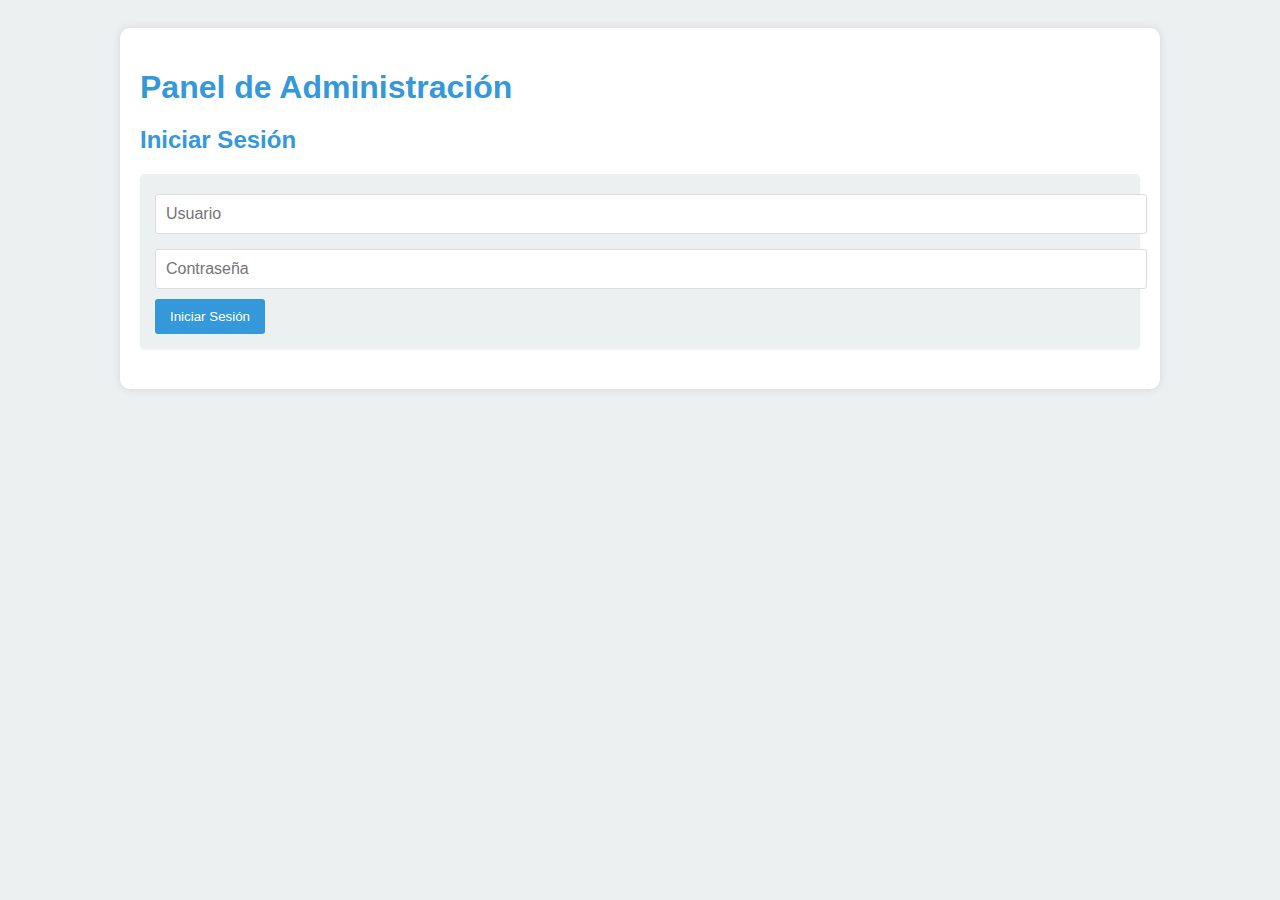
<file: public/admin.html>
<!DOCTYPE html>
<html lang="es">
<head>
  <meta charset="UTF-8">
  <meta name="viewport" content="width=device-width, initial-scale=1.0">
  <meta http-equiv="refresh" content="300">
  <title>Panel de Administración</title>

  <!-- Meta etiquetas para redes sociales -->
  <meta property="og:title" content="Panel de Administración - Rifa Visa">
  <meta property="og:description" content="Gestiona números, pagos y ganadores de la rifa de asesoría de visa.">
  <meta property="og:image" content="https://tusitio.com/admin-preview.jpg">
  <meta property="og:url" content="https://rifa-app-t8qo.onrender.com/admin.html">
  <meta property="og:type" content="website">

  <link rel="stylesheet" href="css/admin.css">
</head>
<body>
  <main class="container" role="main">
    <header>
      <h1>Panel de Administración</h1>
    </header>

    <section id="login-form" aria-label="Formulario de acceso">
      <h2>Iniciar Sesión</h2>
      <form id="login">
        <input type="text" id="username" placeholder="Usuario" required>
        <input type="password" id="password" placeholder="Contraseña" required>
        <button type="submit">Iniciar Sesión</button>
      </form>
    </section>

    <section id="admin-panel" aria-label="Panel administrativo" hidden>
      <h2>Gestión de Números</h2>
      <div id="numbers-list" aria-label="Listado de números"></div>

      <h2>Configurar Sorteo</h2>
      <form id="configure-sorteo-form" aria-label="Formulario de configuración de sorteo">
        <h3>Fecha del Sorteo</h3>
        <input type="date" id="sorteo-date" required>
        <button type="submit">Configurar Fecha</button>
        <p><strong>Fecha actual:</strong> <span id="current-date">Cargando...</span></p>
      </form>

      <h2>Validar Pagos</h2>
      <section id="pending-payments" aria-label="Validación múltiple">
        <h3>Números Pendientes de Validación</h3>
        <div id="pending-numbers-list"></div>
        <button id="validate-selected">Validar Seleccionados</button>
      </section>

      <h2>Validación Individual</h2>
      <form id="validate-form" aria-label="Formulario de validación individual">
        <input type="text" id="validate-number" placeholder="Número a validar" required>
        <input type="text" id="validate-name" placeholder="Nombre completo" required>
        <input type="text" id="validate-phone" placeholder="Teléfono" required>
        <input type="text" id="validate-id" placeholder="Cédula" required>
        <input type="text" id="validate-address" placeholder="Dirección">
        <button type="submit">Validar Pago</button>
      </form>

      <h2>Declarar Ganador</h2>
      <form id="winner-form" aria-label="Formulario de declaración de ganador">
        <input type="text" id="winner-number" placeholder="Número ganador" required>
        <input type="text" id="winner-name" placeholder="Nombre completo del ganador" required>
        <input type="date" id="winner-date" required>
        <button type="submit">Declarar Ganador</button>
      </form>

      <div id="winner-info" aria-label="Información del ganador"></div>

      <h2>Resetear Rifa</h2>
      <button id="reset-raffle">Resetear para Nuevo Sorteo</button>

      <h2>Ver Datos Recopilados</h2>
      <button id="view-data-button">Mostrar Información</button>
      <div id="view-data-output"></div>
    </section>
  </main>

  <script src="js/admin.js"></script>
</body>
</html>
</file>
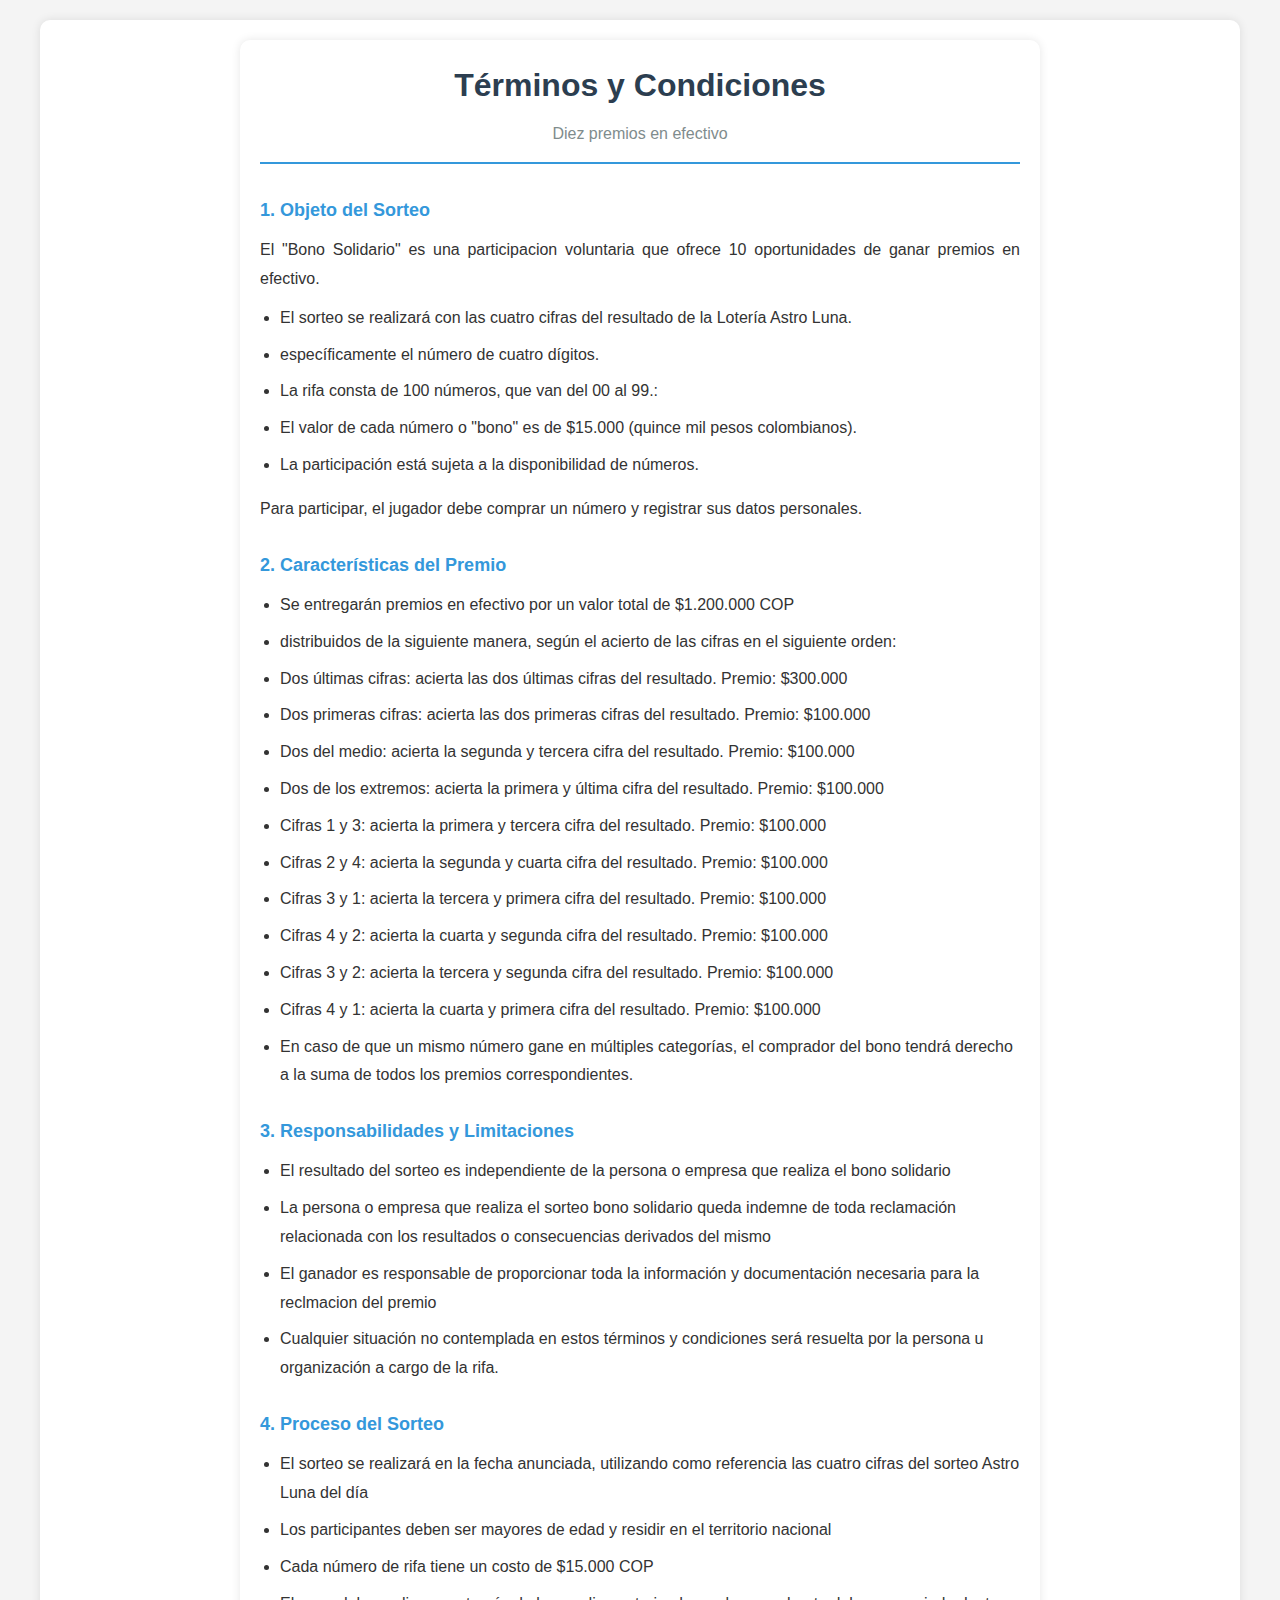
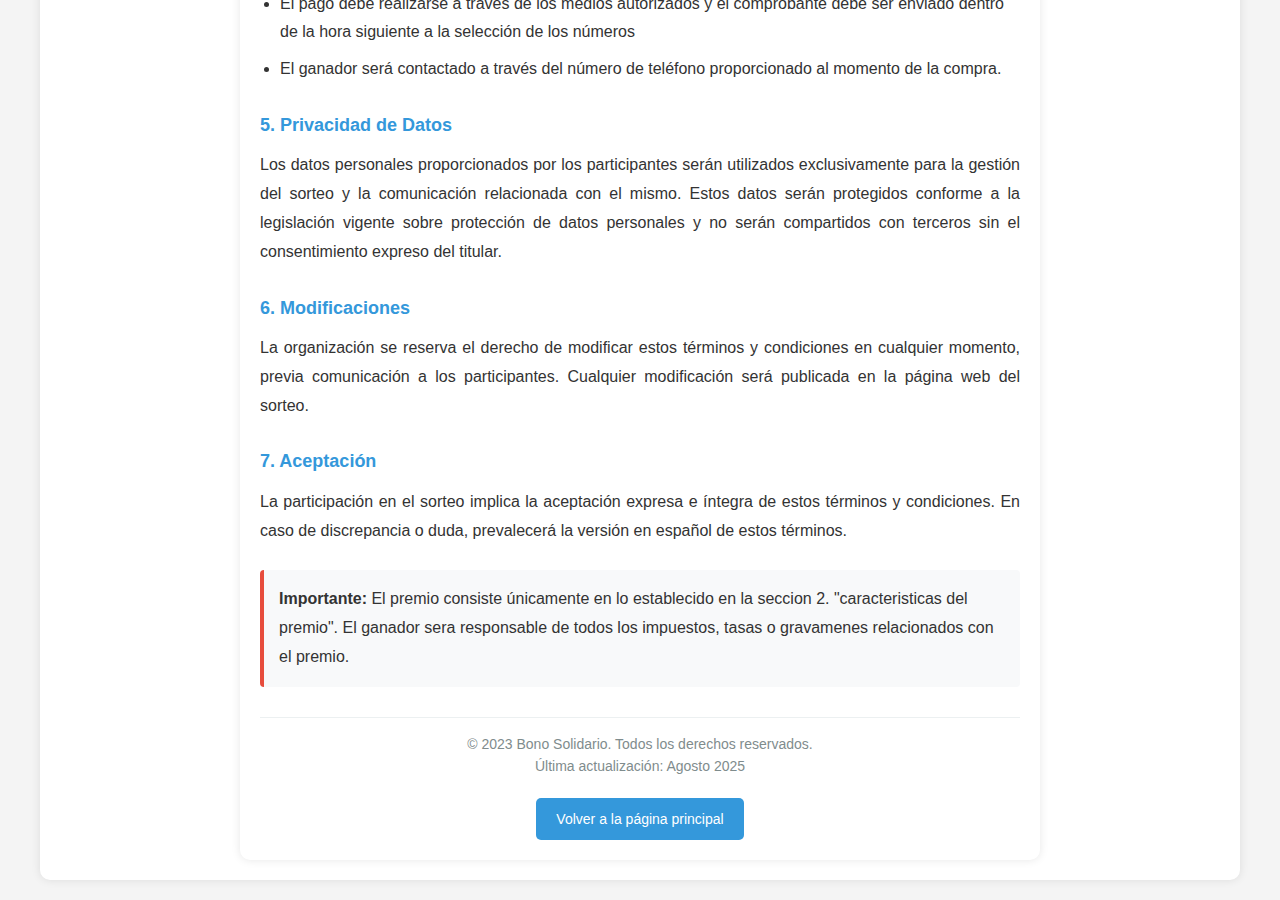
<file: public/terminos.html>
<!DOCTYPE html>
<html lang="es">
<head>
  <meta charset="UTF-8">
  <meta name="viewport" content="width=device-width, initial-scale=1.0">
  <title>Términos y Condiciones - Bono Solidario</title>

  <!-- Meta etiquetas para compartir -->
  <meta property="og:title" content="Términos y Condiciones - Bono Solidario">
  <meta property="og:description" content="Consulta las condiciones legales de participación en el bono solidario.">
  <meta property="og:image" content="https://tusitio.com/terminos-preview.jpg">
  <meta property="og:url" content="https://bono-app.onrender.com//terminos.html">
  <meta property="og:type" content="article">

  <link rel="stylesheet" href="css/style.css">
  <style>
    .terminos-container {
      max-width: 800px;
      margin: 0 auto;
      padding: 20px;
      background: white;
      border-radius: 10px;
      box-shadow: 0 0 10px rgba(0,0,0,0.1);
    }
    .terminos-header {
      text-align: center;
      margin-bottom: 30px;
      padding-bottom: 15px;
      border-bottom: 2px solid #3498db;
    }
    .terminos-title {
      color: #2c3e50;
      margin-bottom: 10px;
    }
    .terminos-subtitle {
      color: #7f8c8d;
      font-size: 16px;
    }
    .terminos-content {
      line-height: 1.8;
    }
    .terminos-section {
      margin-bottom: 25px;
    }
    .terminos-section h3 {
      color: #3498db;
      margin-bottom: 10px;
      font-size: 18px;
    }
    .terminos-section p {
      margin-bottom: 10px;
      text-align: justify;
    }
    .terminos-section ul {
      margin-left: 20px;
      margin-bottom: 15px;
    }
    .terminos-section li {
      margin-bottom: 8px;
    }
    .highlight {
      background-color: #f8f9fa;
      padding: 15px;
      border-left: 4px solid #e74c3c;
      margin: 20px 0;
      border-radius: 4px;
    }
    .terminos-footer {
      text-align: center;
      margin-top: 30px;
      padding-top: 15px;
      border-top: 1px solid #ecf0f1;
      color: #7f8c8d;
      font-size: 14px;
    }
    .back-button {
      display: inline-block;
      background: #3498db;
      color: white;
      padding: 10px 20px;
      border-radius: 5px;
      text-decoration: none;
      margin-top: 20px;
      transition: background-color 0.3s;
    }
    .back-button:hover {
      background: #2980b9;
    }
  </style>
</head>
<body>
  <main class="container" role="main">
    <section class="terminos-container" aria-label="Términos legales">
      <header class="terminos-header">
        <h1 class="terminos-title">Términos y Condiciones</h1>
        <p class="terminos-subtitle">Diez premios en efectivo</p>
      </header>

      <div class="terminos-content">
        <section class="terminos-section">
          <h3>1. Objeto del Sorteo</h3>
          <p>El "Bono Solidario" es una participacion voluntaria que ofrece 10 oportunidades de ganar premios en efectivo.</p>
          <ul>
            <li>El sorteo se realizará con las cuatro cifras del resultado de la Lotería Astro Luna.</li>
            <li>específicamente el número de cuatro dígitos.</li>
            <li>La rifa consta de 100 números, que van del 00 al 99.:</li>
            <li>El valor de cada número o "bono" es de $15.000 (quince mil pesos colombianos).</li>
            <li>La participación está sujeta a la disponibilidad de números.</li>
          </ul>
          <p>Para participar, el jugador debe comprar un número y registrar sus datos personales.</p>
        </section>

        <section class="terminos-section">
          <h3>2. Características del Premio</h3>
          <ul>
            <li>Se entregarán premios en efectivo por un valor total de $1.200.000 COP</li>
            <li>distribuidos de la siguiente manera, según el acierto de las cifras en el siguiente orden:</li>
            <li>Dos últimas cifras: acierta las dos últimas cifras del resultado. Premio: $300.000</li>
            <li>Dos primeras cifras: acierta las dos primeras cifras del resultado. Premio: $100.000</li>
            <li>Dos del medio: acierta la segunda y tercera cifra del resultado. Premio: $100.000</li>
            <li>Dos de los extremos: acierta la primera y última cifra del resultado. Premio: $100.000</li>
            <li>Cifras 1 y 3: acierta la primera y tercera cifra del resultado. Premio: $100.000</li>
            <li>Cifras 2 y 4: acierta la segunda y cuarta cifra del resultado. Premio: $100.000</li>
            <li>Cifras 3 y 1: acierta la tercera y primera cifra del resultado. Premio: $100.000</li>
            <li>Cifras 4 y 2: acierta la cuarta y segunda cifra del resultado. Premio: $100.000</li>
            <li>Cifras 3 y 2: acierta la tercera y segunda cifra del resultado. Premio: $100.000</li>
            <li>Cifras 4 y 1: acierta la cuarta y primera cifra del resultado. Premio: $100.000</li>
            <li>En caso de que un mismo número gane en múltiples categorías, el comprador del bono tendrá derecho a la suma de todos los premios correspondientes.</li>
          </ul>
        </section>

        <section class="terminos-section">
          <h3>3. Responsabilidades y Limitaciones</h3>
          <ul>
            <li>El resultado del sorteo es independiente de la persona o empresa que realiza el bono solidario</li>
            <li>La persona o empresa que realiza el sorteo bono solidario queda indemne de toda reclamación relacionada con los resultados o consecuencias derivados del mismo</li>
            <li>El ganador es responsable de proporcionar toda la información y documentación necesaria para la reclmacion del premio</li>
            <li>Cualquier situación no contemplada en estos términos y condiciones será resuelta por la persona u organización a cargo de la rifa.</li>
          </ul>
        </section>

        <section class="terminos-section">
          <h3>4. Proceso del Sorteo</h3>
          <ul>
            <li>El sorteo se realizará en la fecha anunciada, utilizando como referencia las cuatro cifras del sorteo Astro Luna del día</li>
            <li>Los participantes deben ser mayores de edad y residir en el territorio nacional</li>
            <li>Cada número de rifa tiene un costo de $15.000 COP</li>
            <li>El pago debe realizarse a través de los medios autorizados y el comprobante debe ser enviado dentro de la hora siguiente a la selección de los números</li>
            <li>El ganador será contactado a través del número de teléfono proporcionado al momento de la compra.</li>
          </ul>
        </section>

        <section class="terminos-section">
          <h3>5. Privacidad de Datos</h3>
          <p>Los datos personales proporcionados por los participantes serán utilizados exclusivamente para la gestión del sorteo y la comunicación relacionada con el mismo. Estos datos serán protegidos conforme a la legislación vigente sobre protección de datos personales y no serán compartidos con terceros sin el consentimiento expreso del titular.</p>
        </section>

        <section class="terminos-section">
          <h3>6. Modificaciones</h3>
          <p>La organización se reserva el derecho de modificar estos términos y condiciones en cualquier momento, previa comunicación a los participantes. Cualquier modificación será publicada en la página web del sorteo.</p>
        </section>

        <section class="terminos-section">
          <h3>7. Aceptación</h3>
          <p>La participación en el sorteo implica la aceptación expresa e íntegra de estos términos y condiciones. En caso de discrepancia o duda, prevalecerá la versión en español de estos términos.</p>
        </section>

        <div class="highlight">
          <p><strong>Importante:</strong> El premio consiste únicamente en lo establecido en la seccion 2. "caracteristicas del premio". El ganador sera responsable de todos los impuestos, tasas o gravamenes relacionados con el premio.</p>
        </div>
      </div>

      <footer class="terminos-footer" role="contentinfo">
        <p>© 2023 Bono Solidario. Todos los derechos reservados.</p>
        <p>Última actualización: Agosto 2025</p>
        <a href="index.html" class="back-button">Volver a la página principal</a>
      </footer>
    </section>
  </main>
</body>
</html>
</file>
<file: public/css/admin.css>
:root {
  --color-blue: #3498db;
  --color-blue-dark: #2980b9;
  --color-green: #2ecc71;
  --color-light: #ecf0f1;
  --color-success: #d4edda;
  --color-border: #ddd;
  --color-text: #333;
}

body {
  font-family: 'Segoe UI', Tahoma, Geneva, Verdana, sans-serif;
  background-color: var(--color-light);
  color: var(--color-text);
  padding: 20px;
}

.container {
  max-width: 1000px;
  margin: 0 auto;
  background: white;
  padding: 20px;
  border-radius: 10px;
  box-shadow: 0 0 10px rgba(0,0,0,0.1);
}

h1, h2, h3 {
  color: var(--color-blue);
  margin-bottom: 15px;
}

form {
  margin: 20px 0;
  padding: 15px;
  background: var(--color-light);
  border-radius: 5px;
  box-shadow: 0 1px 3px rgba(0,0,0,0.05);
}

input {
  width: 100%;
  padding: 10px;
  margin: 5px 0 10px 0;
  border: 1px solid var(--color-border);
  border-radius: 3px;
  font-size: 1em;
}

input:focus {
  outline: 2px solid var(--color-blue);
  outline-offset: 2px;
}

button {
  background: var(--color-blue);
  color: white;
  border: none;
  padding: 10px 15px;
  border-radius: 3px;
  cursor: pointer;
  transition: background-color 0.3s ease;
}

button:hover {
  background: var(--color-blue-dark);
}

button:focus {
  outline: 2px solid var(--color-blue);
  outline-offset: 2px;
}

#numbers-list {
  display: grid;
  grid-template-columns: repeat(auto-fill, minmax(80px, 1fr));
  gap: 10px;
  margin: 20px 0;
}

.number {
  padding: 12px;
  text-align: center;
  border-radius: 5px;
  font-weight: bold;
  color: white;
  cursor: pointer;
  transition: transform 0.2s ease;
}

.number:hover {
  transform: scale(1.05);
}

.disponible { background-color: var(--color-green); }
.seleccionado { background-color: #f39c12; }
.comprado { background-color: #e74c3c; }
.ganador { background-color: var(--color-blue); animation: pulse 2s infinite; }

@keyframes pulse {
  0% { transform: scale(1); opacity: 1; }
  50% { transform: scale(1.05); opacity: 0.9; }
  100% { transform: scale(1); opacity: 1; }
}

#winner-info {
  margin-top: 20px;
  padding: 15px;
  background: var(--color-success);
  border-radius: 5px;
  box-shadow: 0 1px 3px rgba(0,0,0,0.05);
}

/* Responsividad */
@media (max-width: 600px) {
  .container {
    padding: 15px;
  }

  #numbers-list {
    grid-template-columns: repeat(auto-fill, minmax(60px, 1fr));
  }

  input {
    font-size: 0.95em;
  }

  button {
    width: 100%;
  }
}

.buyer-id {
  display: block;
  font-size: 12px;
  color: #7f8c8d;
  margin-top: 2px;
}
</file>
<file: public/css/style.css>
:root {
  --color-blue: #3498db;
  --color-green: #2ecc71;
  --color-red: #e74c3c;
  --color-orange: #f39c12;
  --color-gray: #f4f4f4;
  --color-light: #f8f9fa;
  --color-dark: #2c3e50;
  --color-muted: #666;
}

* {
  box-sizing: border-box;
  margin: 0;
  padding: 0;
}

body {
  font-family: 'Segoe UI', Tahoma, Geneva, Verdana, sans-serif;
  line-height: 1.6;
  color: #333;
  background-color: var(--color-gray);
  padding: 20px;
}

.container {
  max-width: 1200px;
  margin: 0 auto;
  background: white;
  padding: 20px;
  border-radius: 10px;
  box-shadow: 0 0 10px rgba(0,0,0,0.1);
}

h1 {
  text-align: center;
  margin-bottom: 20px;
  color: var(--color-dark);
}

/* Recuadros informativos */
.info-box {
  padding: 12px 15px;
  margin-bottom: 15px;
  border-radius: 8px;
  font-weight: 500;
  text-align: center;
  box-shadow: 0 2px 5px rgba(0,0,0,0.1);
}

.premio-box {
  background-color: var(--color-blue);
  color: white;
}

.valor-box {
  background-color: var(--color-blue);
  color: white;
}

.sorteo-box {
  background-color: var(--color-red);
  color: white;
}

/* Grilla de números */
.grid {
  display: grid;
  grid-template-columns: repeat(auto-fill, minmax(60px, 1fr));
  gap: 10px;
  margin: 20px 0;
}

.number {
  padding: 15px;
  text-align: center;
  border-radius: 5px;
  cursor: pointer;
  font-weight: bold;
  transition: all 0.3s ease;
}

.number:hover {
  transform: scale(1.05);
}

.disponible {
  background-color: var(--color-green);
  color: white;
}

.seleccionado {
  background-color: var(--color-orange);
  color: white;
  cursor: default;
}

.comprado {
  background-color: var(--color-red);
  color: white;
  cursor: default;
}

.ganador {
  background-color: var(--color-blue);
  color: white;
  animation: pulse 2s infinite;
  cursor: default;
}

@keyframes pulse {
  0% { transform: scale(1); opacity: 1; }
  50% { transform: scale(1.05); opacity: 0.9; }
  100% { transform: scale(1); opacity: 1; }
}

/* Responsividad */
@media (max-width: 480px) {
  .grid {
    grid-template-columns: repeat(auto-fill, minmax(45px, 1fr));
  }

  .number {
    padding: 10px;
    font-size: 0.9em;
  }
}

/* Panel de selección */
.selection-container {
  margin-top: 30px;
  padding: 20px;
  background-color: #ecf0f1;
  border-radius: 10px;
}

#selected-list {
  list-style: none;
  display: flex;
  flex-wrap: wrap;
  gap: 10px;
  margin: 15px 0;
}

#selected-list li {
  background: var(--color-blue);
  color: white;
  padding: 5px 10px;
  border-radius: 3px;
}

/* Confirmación */
.confirmation-box {
  background-color: var(--color-light);
  border-left: 4px solid #17a2b8;
  padding: 15px;
  margin-bottom: 20px;
  border-radius: 5px;
}

.confirmation-box h3 {
  color: #17a2b8;
  margin-bottom: 10px;
}

.confirmation-box ul {
  margin-left: 20px;
  margin-bottom: 15px;
}

/* Instrucciones de pago */
.payment-box {
  background-color: var(--color-light);
  border-left: 4px solid #28a745;
  padding: 15px;
  border-radius: 5px;
}

.payment-box h3 {
  color: #28a745;
  margin-bottom: 15px;
}

.payment-step {
  background-color: #e9f7ef;
  padding: 10px;
  margin-bottom: 10px;
  border-radius: 5px;
  border-left: 3px solid #28a745;
}

/* Botones */
.btn {
  display: inline-block;
  background: #27ae60;
  color: white;
  padding: 10px 20px;
  border-radius: 5px;
  text-decoration: none;
  margin-top: 15px;
  transition: background-color 0.3s;
}

.btn:hover {
  background: var(--color-green);
}

button {
  background: var(--color-blue);
  color: white;
  border: none;
  padding: 10px 15px;
  border-radius: 5px;
  cursor: pointer;
  margin-top: 10px;
  transition: background-color 0.3s;
}

button:hover {
  background: #2980b9;
}

button:focus,
.btn:focus,
input[type="checkbox"]:focus {
  outline: 2px solid var(--color-blue);
  outline-offset: 2px;
}

/* Términos */
.terms-section {
  margin-top: 20px;
  padding-top: 15px;
  border-top: 1px solid #ddd;
}

.terms-checkbox {
  display: flex;
  align-items: center;
  margin-bottom: 15px;
}

.terms-checkbox input[type="checkbox"] {
  margin-right: 10px;
  transform: scale(1.2);
}

.terms-checkbox label {
  font-size: 14px;
  line-height: 1.4;
}

.terms-checkbox a {
  color: var(--color-blue);
  text-decoration: none;
  font-weight: bold;
}

.terms-checkbox a:hover {
  text-decoration: underline;
}

#confirm-selection:disabled {
  background-color: #bdc3c7;
  cursor: not-allowed;
  opacity: 0.7;
}

#confirm-selection:not(:disabled) {
  background-color: #27ae60;
}

#confirm-selection:not(:disabled):hover {
  background-color: var(--color-green);
}

/* Panel de administración */
.number-display {
  font-weight: bold;
  margin-right: 10px;
}

.buyer-id {
  font-size: 0.8em;
  color: var(--color-muted);
  background-color: #f0f0f0;
  padding: 2px 5px;
  border-radius: 3px;
}

.pending-number {
  display: flex;
  align-items: center;
  margin-bottom: 8px;
  padding: 5px;
  border-radius: 5px;
  background-color: var(--color-light);
}

.pending-number input[type="checkbox"] {
  margin-right: 10px;
}

.pending-number label {
  display: flex;
  align-items: center;
  cursor: pointer;
}

/* Mensaje de ganador */
.winner-message {
  background-color: #fff3cd;
  border: 1px solid #ffeeba;
  color: #856404;
  padding: 15px;
  margin-bottom: 20px;
  border-radius: 5px;
  text-align: center;
}

.winner-message h2 {
  color: #856404;
  margin-bottom: 10px;
}
</file>
